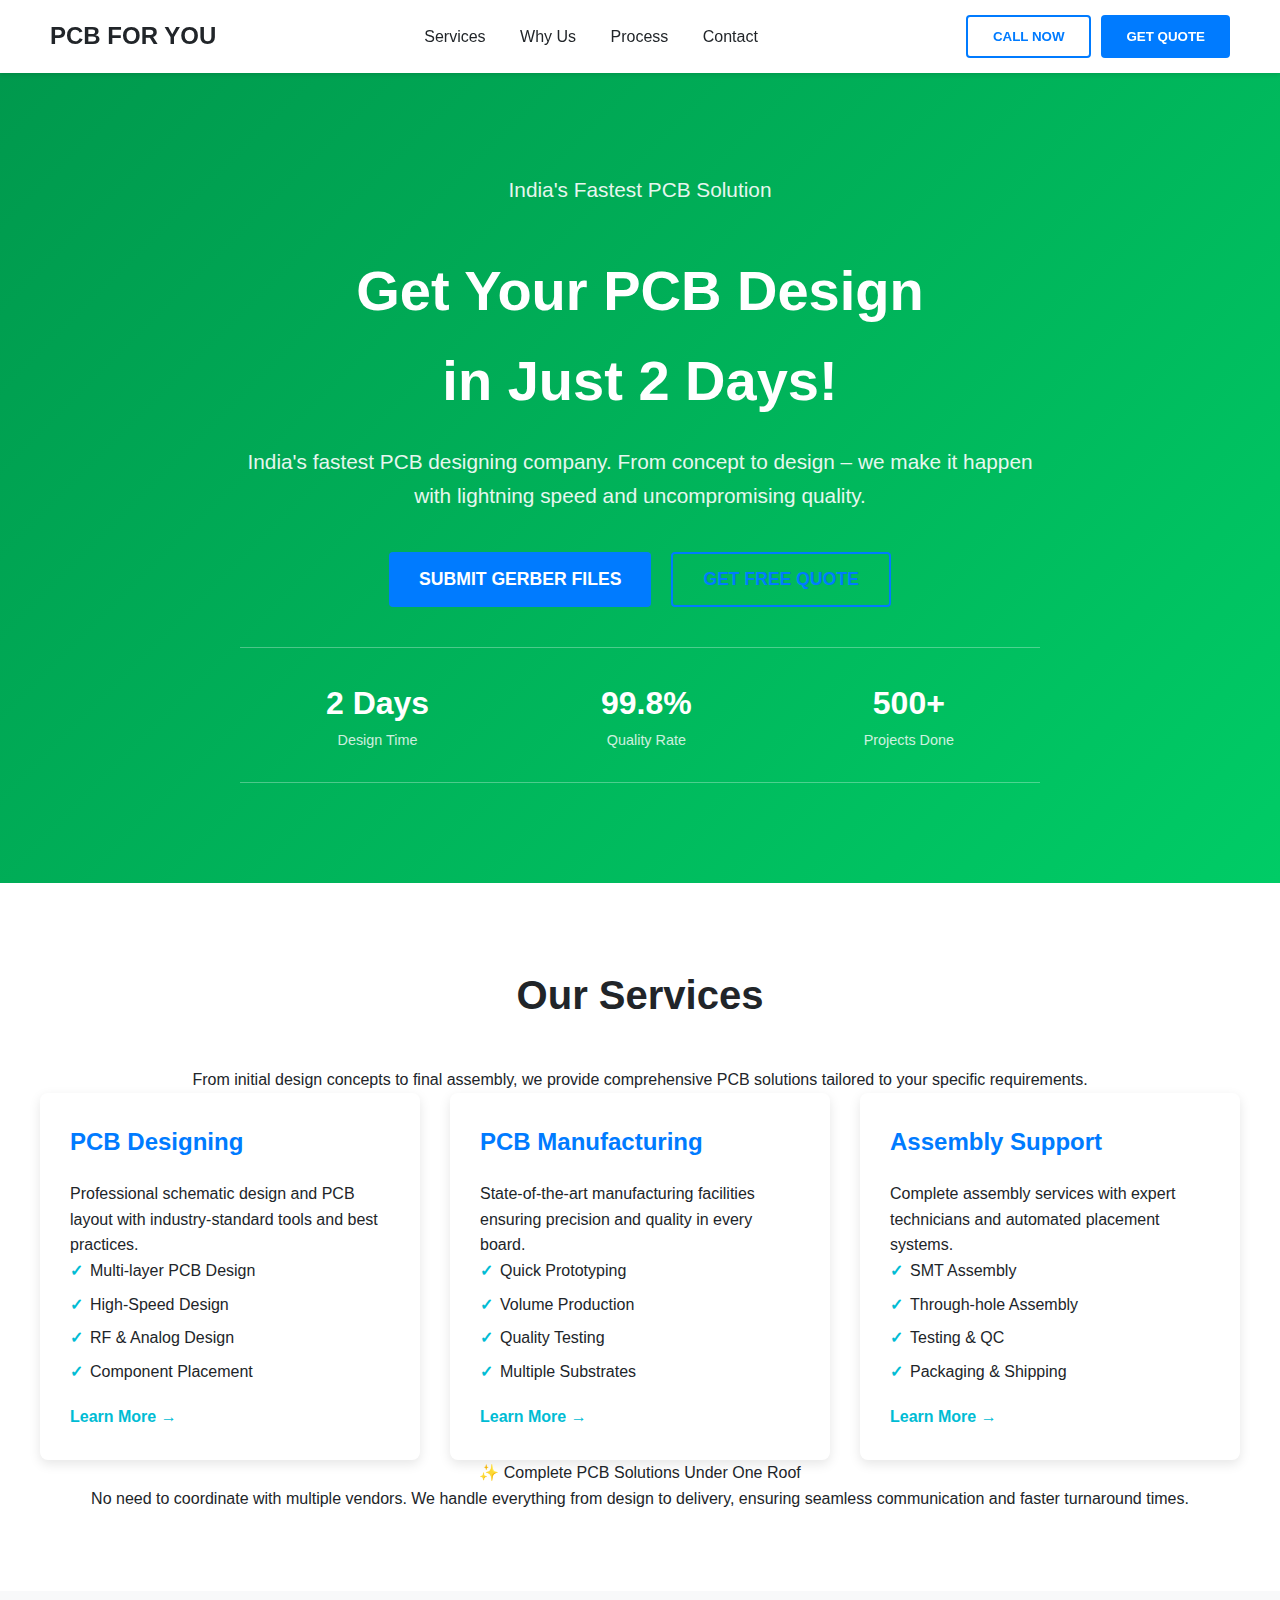
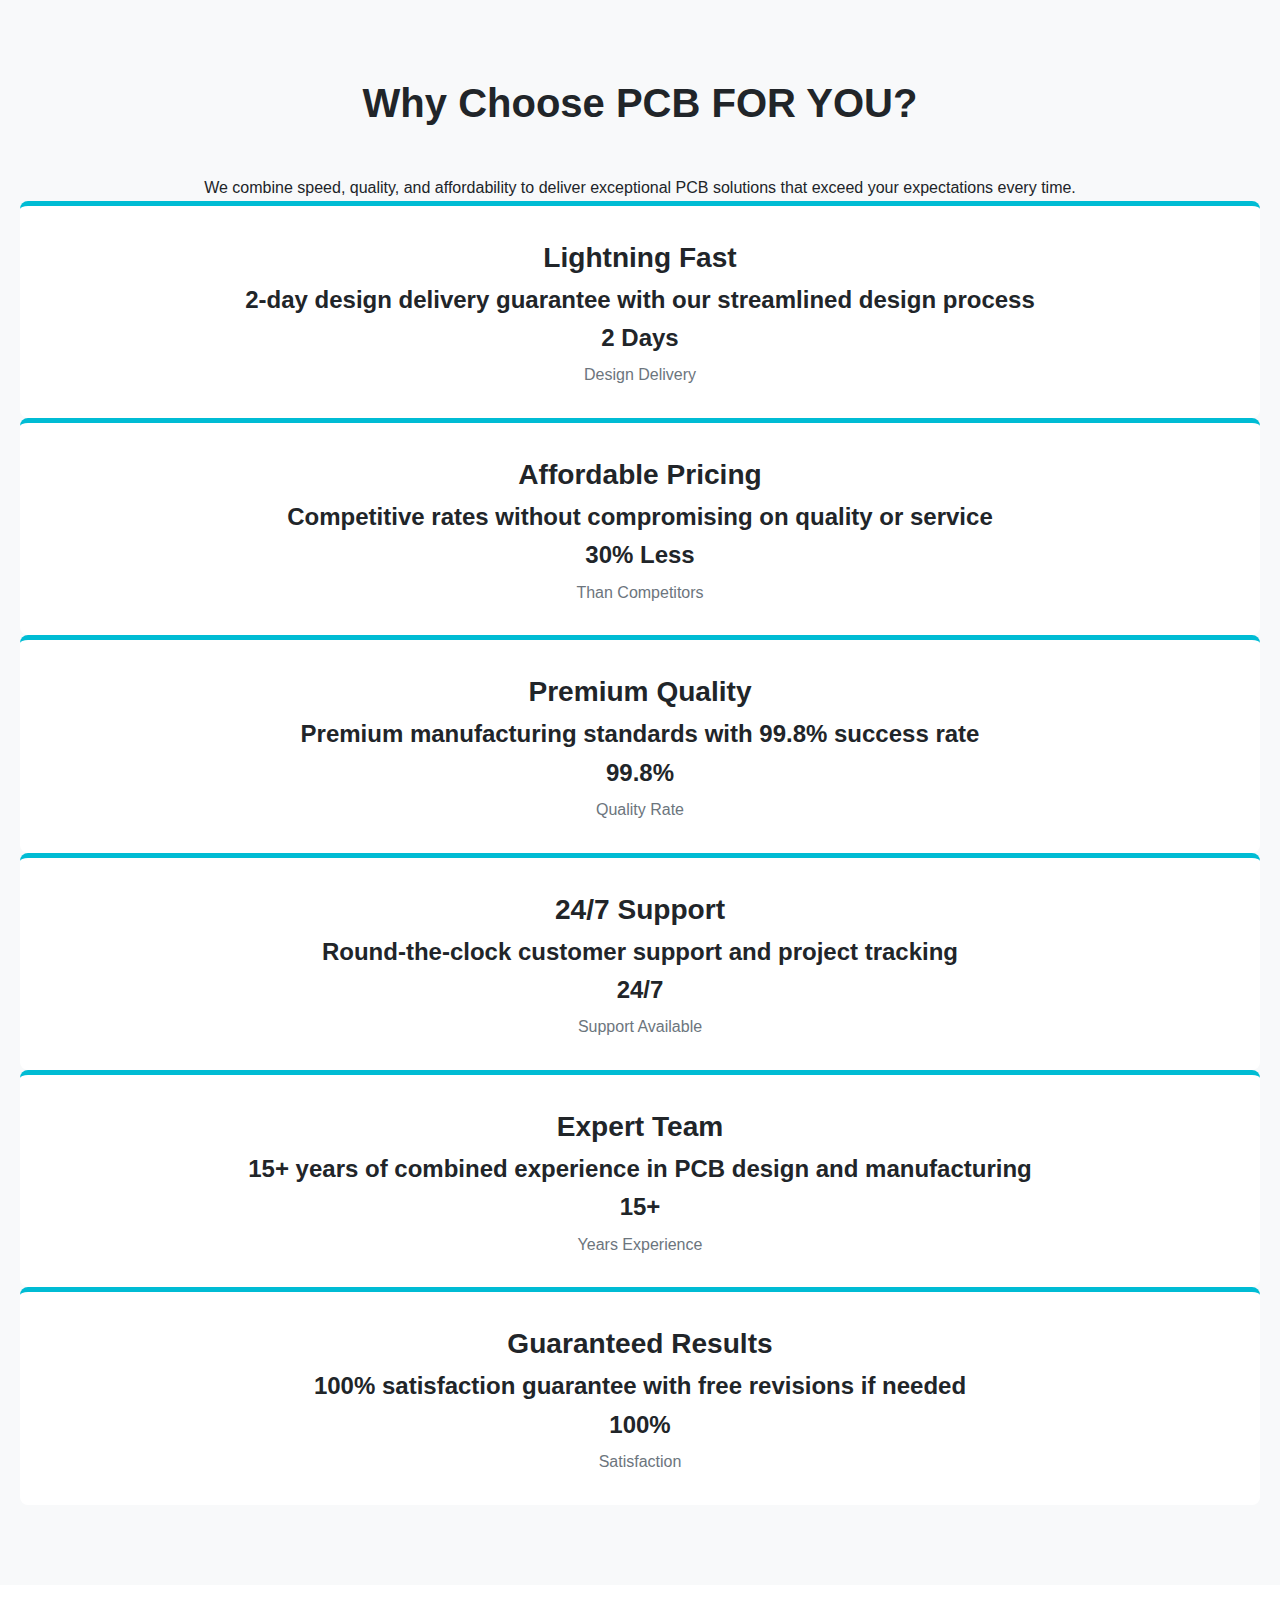
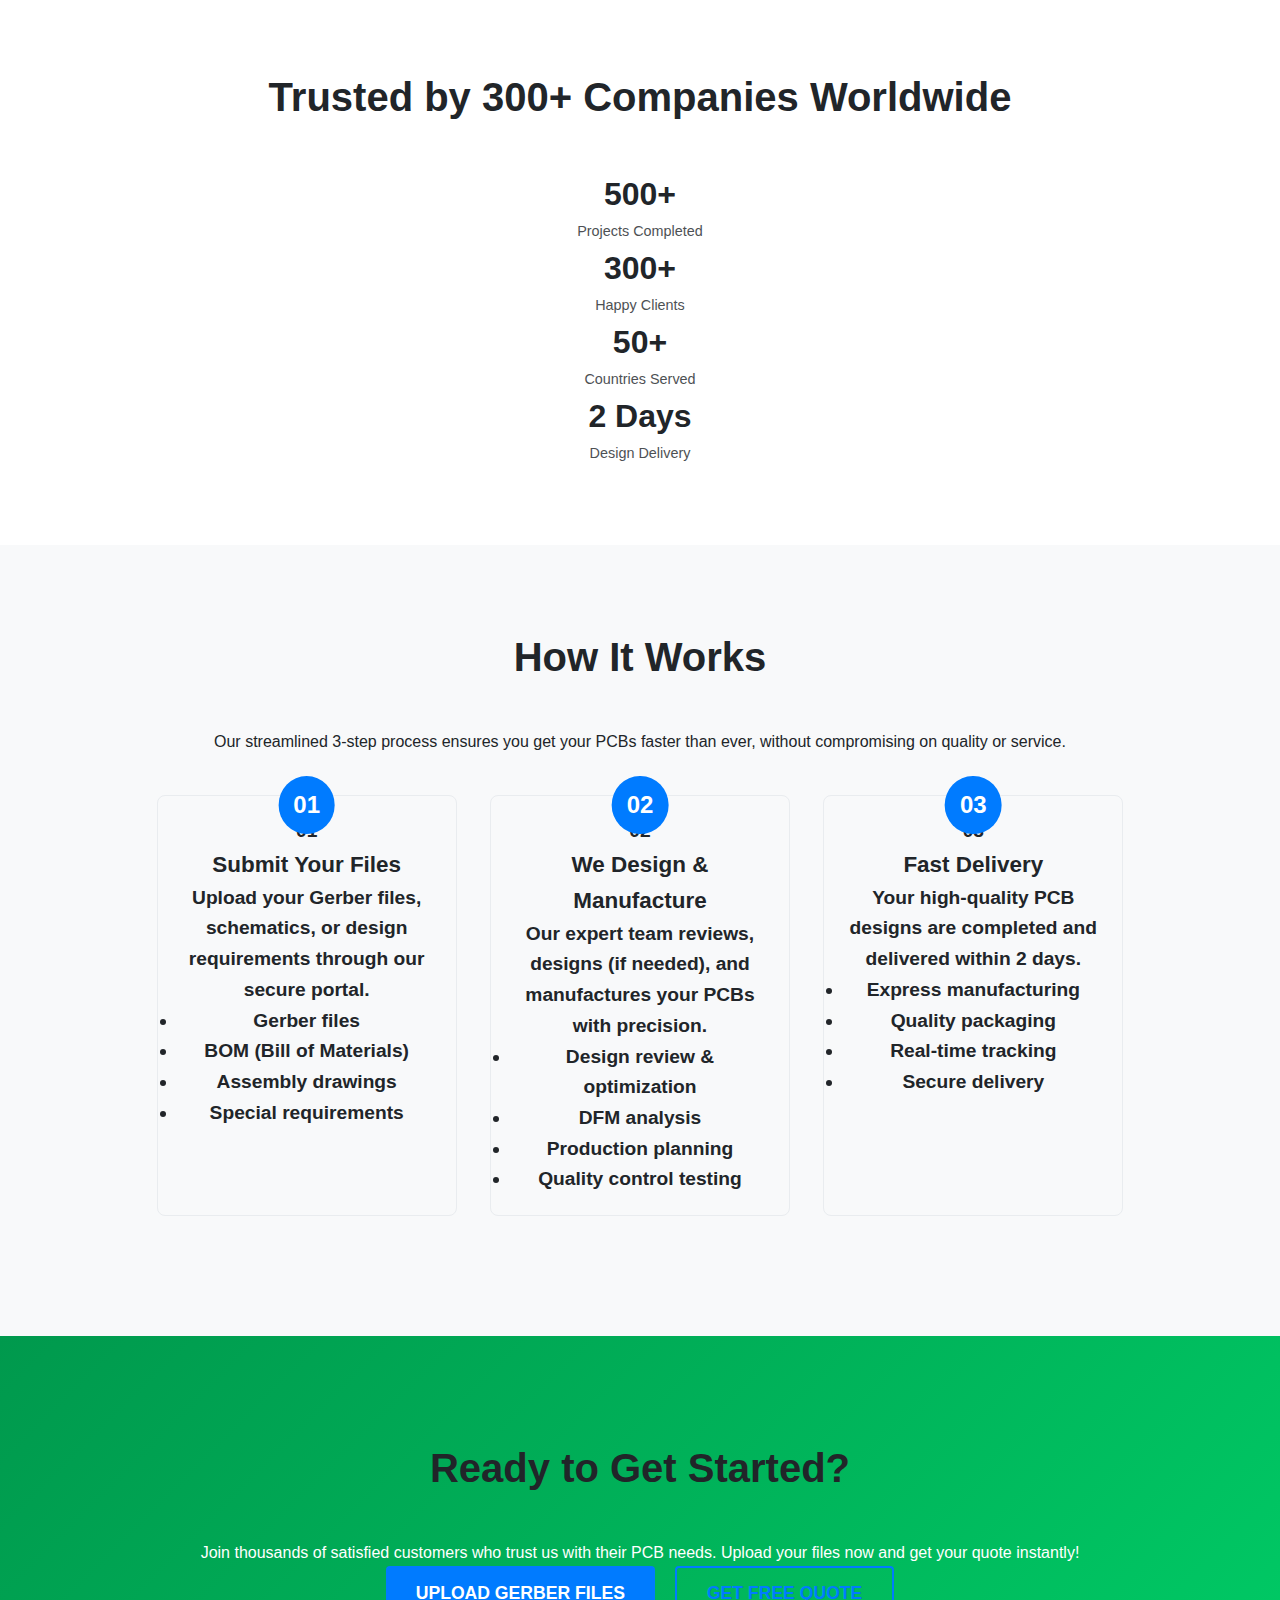
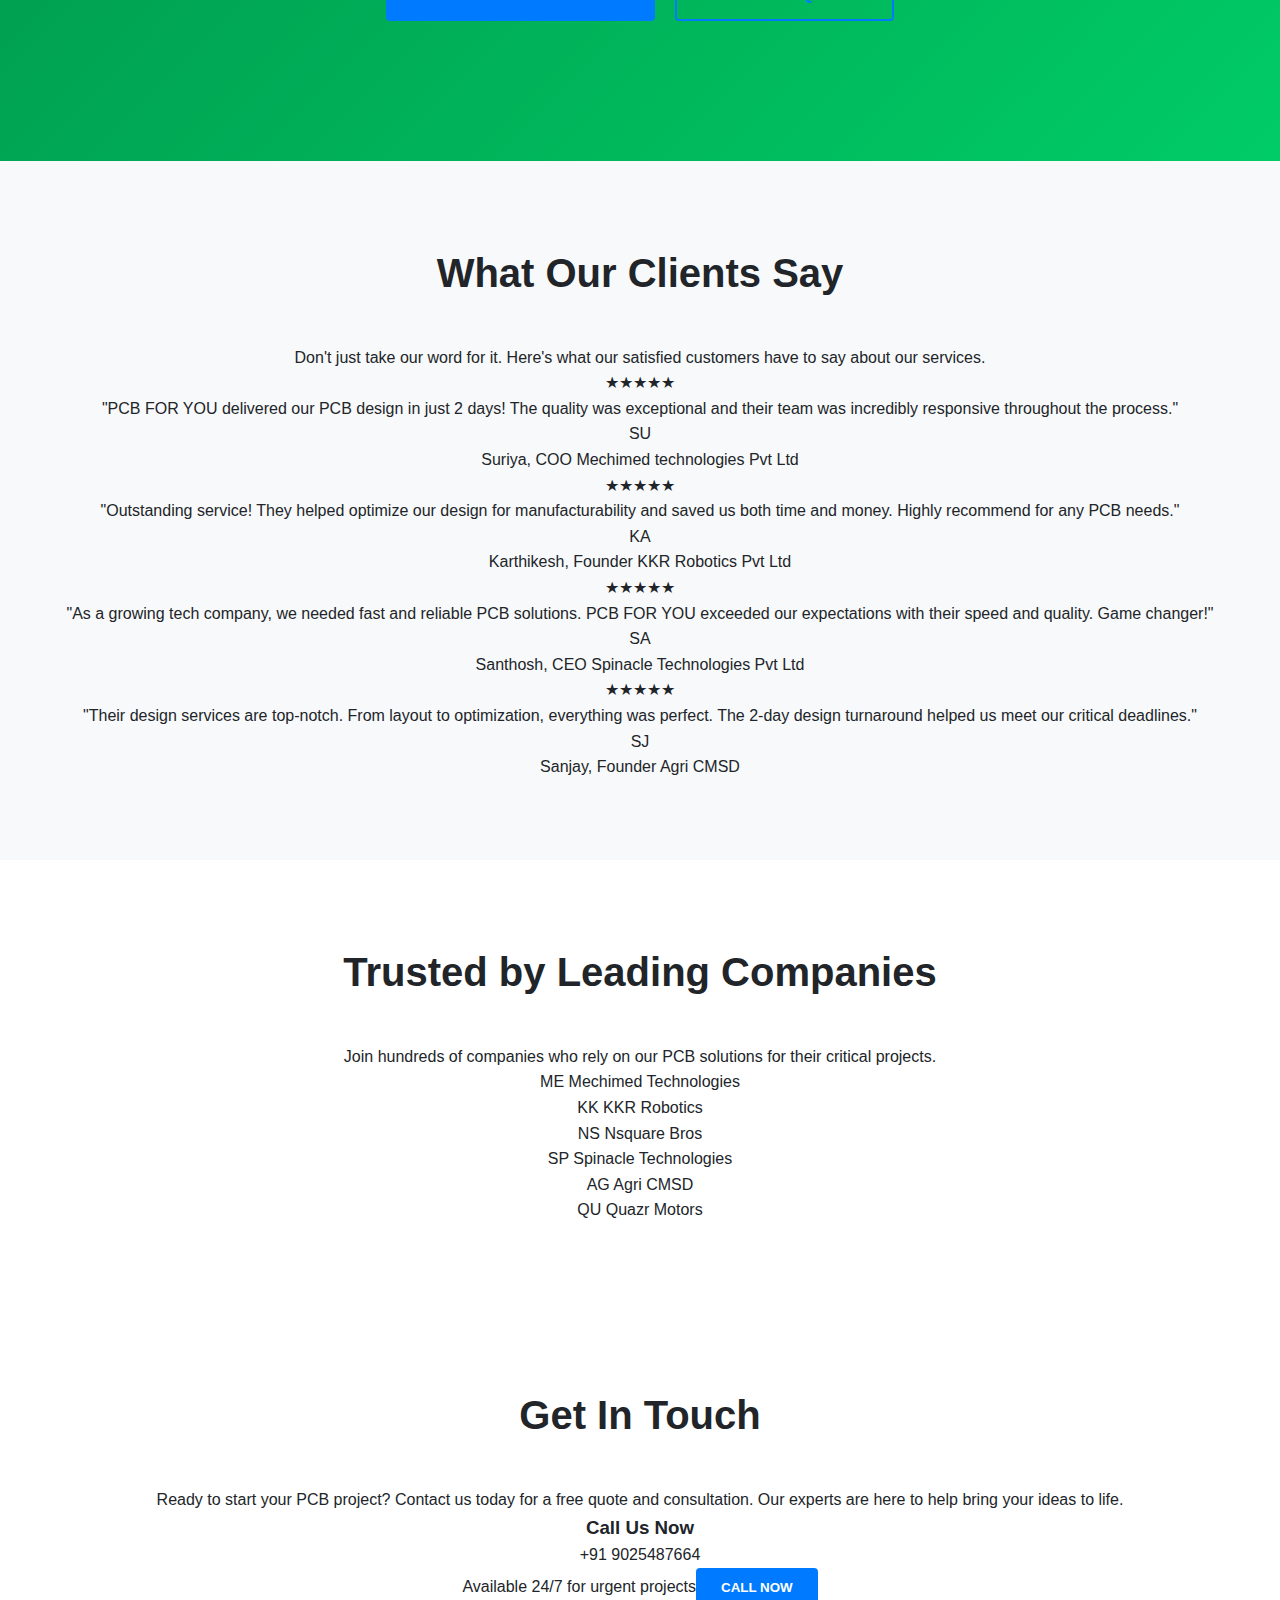
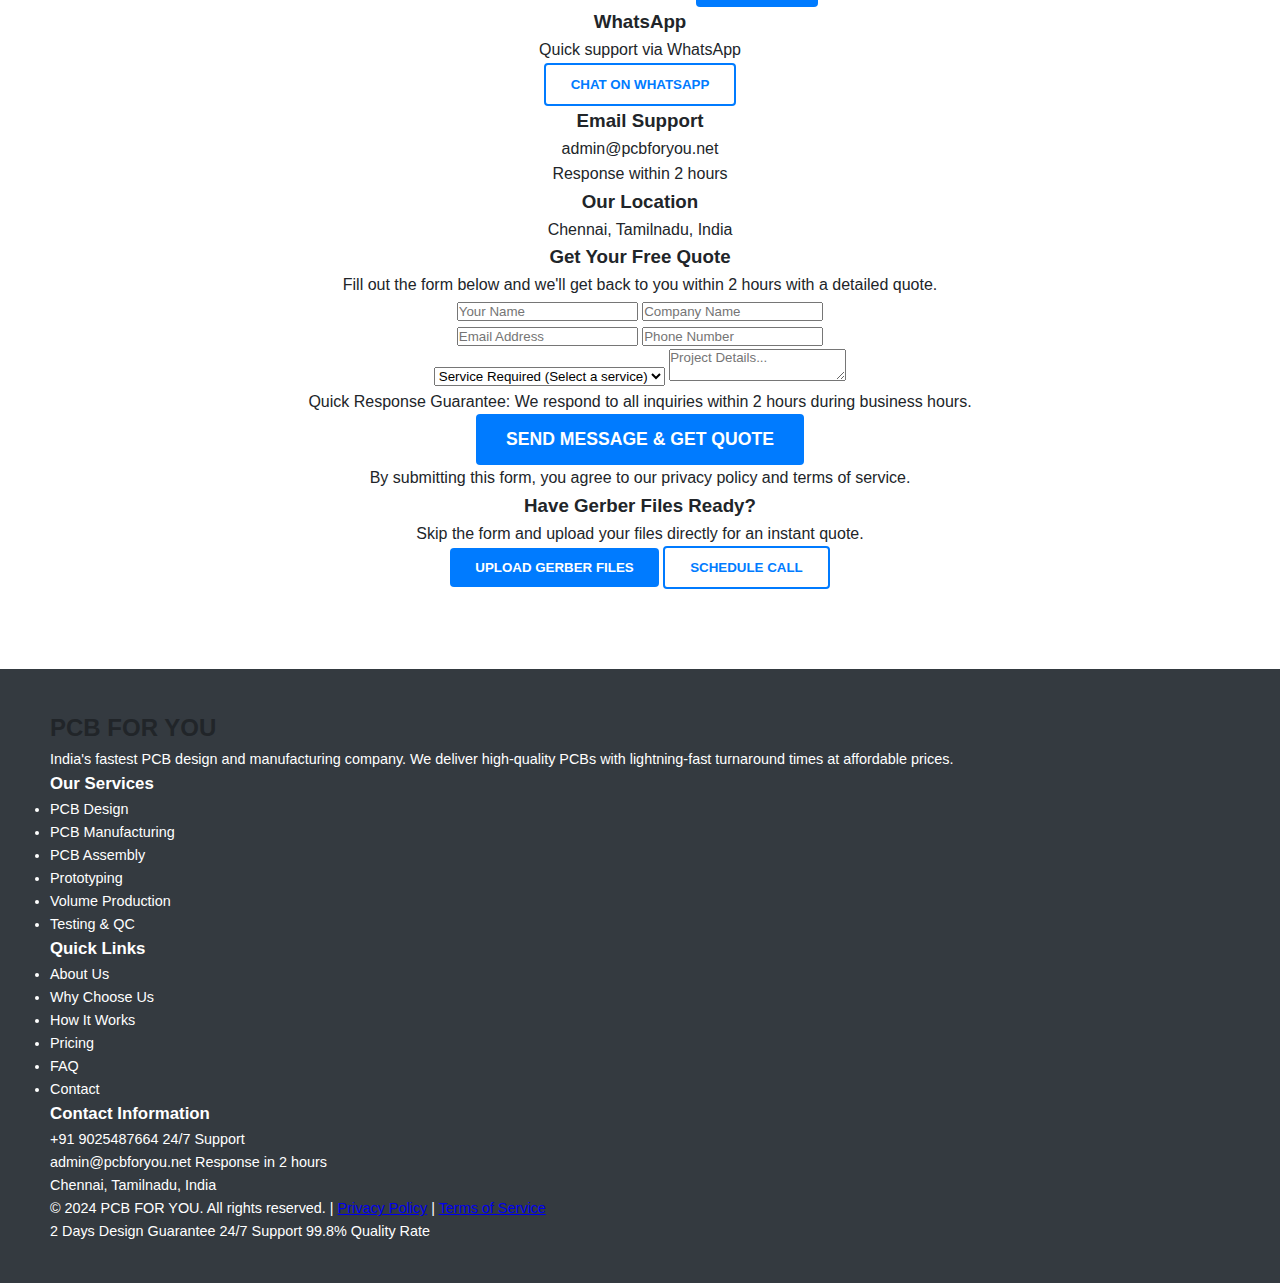
<file: index.html>
<!DOCTYPE html>
<html lang="en">
<head>
    <meta charset="UTF-8">
    <meta name="viewport" content="width=device-width, initial-scale=1.0">
    <title>PCB FOR YOU - India's Fastest PCB Solution</title>
    <link rel="stylesheet" href="service-style.css">
</head>
<body>
    <script src="service-script.js" defer></script> 

    <header class="sticky-nav">
        <div class="logo">PCB FOR YOU</div>
        <nav>
            <a href="#services">Services</a>
            <a href="#whyus">Why Us</a>
            <a href="#process">Process</a>
            <a href="#contact">Contact</a>
        </nav>
        <div class="header-actions">
            <button class="btn secondary">Call Now</button>
            <button class="btn primary">Get Quote</button>
        </div>
    </header>

    <main>
        <section class="hero-section">
            <div class="hero-content">
                <p class="tagline">India's Fastest PCB Solution</p>
                <h1>Get Your PCB Design<br>in Just 2 Days!</h1>
                <p>India's fastest PCB designing company. From concept to design – we make it happen with lightning speed and uncompromising quality.</p>
                <div class="hero-cta">
                    <button class="btn primary large">Submit Gerber Files</button>
                    <button class="btn secondary large">Get Free Quote</button>
                </div>
                <div class="stats-row">
                    <div class="stat">2 Days <span>Design Time</span></div>
                    <div class="stat">99.8% <span>Quality Rate</span></div>
                    <div class="stat">500+ <span>Projects Done</span></div>
                </div>
            </div>
        </section>

        <section id="services" class="section-padding">
            <h2>Our Services</h2>
            <p class="subtitle">From initial design concepts to final assembly, we provide comprehensive PCB solutions tailored to your specific requirements.</p>
            
            <div class="service-cards-container">
                <div class="service-card">
                    <h3>PCB Designing</h3>
                    <p>Professional schematic design and PCB layout with industry-standard tools and best practices.</p>
                    <ul>
                        <li>Multi-layer PCB Design</li>
                        <li>High-Speed Design</li>
                        <li>RF & Analog Design</li>
                        <li>Component Placement</li>
                    </ul>
                    <a href="#" class="learn-more">Learn More →</a>
                </div>
                
                <div class="service-card">
                    <h3>PCB Manufacturing</h3>
                    <p>State-of-the-art manufacturing facilities ensuring precision and quality in every board.</p>
                    <ul>
                        <li>Quick Prototyping</li>
                        <li>Volume Production</li>
                        <li>Quality Testing</li>
                        <li>Multiple Substrates</li>
                    </ul>
                    <a href="#" class="learn-more">Learn More →</a>
                </div>
                
                <div class="service-card">
                    <h3>Assembly Support</h3>
                    <p>Complete assembly services with expert technicians and automated placement systems.</p>
                    <ul>
                        <li>SMT Assembly</li>
                        <li>Through-hole Assembly</li>
                        <li>Testing & QC</li>
                        <li>Packaging & Shipping</li>
                    </ul>
                    <a href="#" class="learn-more">Learn More →</a>
                </div>
            </div>
            
            <div class="one-roof-banner">
                <span class="highlight-text">✨ Complete PCB Solutions Under One Roof</span>
                <p>No need to coordinate with multiple vendors. We handle everything from design to delivery, ensuring seamless communication and faster turnaround times.</p>
            </div>
        </section>

        <section id="whyus" class="section-light">
            <h2>Why Choose PCB FOR YOU?</h2>
            <p class="subtitle">We combine speed, quality, and affordability to deliver exceptional PCB solutions that exceed your expectations every time.</p>
            
            <div class="value-props-grid">
                <div class="prop-card"><h3>Lightning Fast</h3><p>2-day design delivery guarantee with our streamlined design process</p><div class="prop-value">2 Days <span>Design Delivery</span></div></div>
                <div class="prop-card"><h3>Affordable Pricing</h3><p>Competitive rates without compromising on quality or service</p><div class="prop-value">30% Less <span>Than Competitors</span></div></div>
                <div class="prop-card"><h3>Premium Quality</h3><p>Premium manufacturing standards with 99.8% success rate</p><div class="prop-value">99.8% <span>Quality Rate</span></div></div>
                <div class="prop-card"><h3>24/7 Support</h3><p>Round-the-clock customer support and project tracking</p><div class="prop-value">24/7 <span>Support Available</span></div></div>
                <div class="prop-card"><h3>Expert Team</h3><p>15+ years of combined experience in PCB design and manufacturing</p><div class="prop-value">15+ <span>Years Experience</span></div></div>
                <div class="prop-card"><h3>Guaranteed Results</h3><p>100% satisfaction guarantee with free revisions if needed</p><div class="prop-value">100% <span>Satisfaction</span></div></div>
            </div>
        </section>

        <section class="section-padding trust-section">
            <h2>Trusted by 300+ Companies Worldwide</h2>
            <div class="trust-stats-row">
                <div class="stat">500+ <span>Projects Completed</span></div>
                <div class="stat">300+ <span>Happy Clients</span></div>
                <div class="stat">50+ <span>Countries Served</span></div>
                <div class="stat">2 Days <span>Design Delivery</span></div>
            </div>
        </section>

        <section id="process" class="section-light process-section">
            <h2>How It Works</h2>
            <p class="subtitle">Our streamlined 3-step process ensures you get your PCBs faster than ever, without compromising on quality or service.</p>
            
            <div class="process-steps">
                <div class="step" data-step="01">
                    <span class="step-num">01</span>
                    <h3>Submit Your Files</h3>
                    <p>Upload your Gerber files, schematics, or design requirements through our secure portal.</p>
                    <ul>
                        <li>Gerber files</li>
                        <li>BOM (Bill of Materials)</li>
                        <li>Assembly drawings</li>
                        <li>Special requirements</li>
                    </ul>
                </div>
                
                <div class="step" data-step="02">
                    <span class="step-num">02</span>
                    <h3>We Design & Manufacture</h3>
                    <p>Our expert team reviews, designs (if needed), and manufactures your PCBs with precision.</p>
                    <ul>
                        <li>Design review & optimization</li>
                        <li>DFM analysis</li>
                        <li>Production planning</li>
                        <li>Quality control testing</li>
                    </ul>
                </div>
                
                <div class="step" data-step="03">
                    <span class="step-num">03</span>
                    <h3>Fast Delivery</h3>
                    <p>Your high-quality PCB designs are completed and delivered within 2 days.</p>
                    <ul>
                        <li>Express manufacturing</li>
                        <li>Quality packaging</li>
                        <li>Real-time tracking</li>
                        <li>Secure delivery</li>
                    </ul>
                </div>
            </div>
        </section>

        <section class="ready-to-start-cta hero-section">
            <h2>Ready to Get Started?</h2>
            <p>Join thousands of satisfied customers who trust us with their PCB needs. Upload your files now and get your quote instantly!</p>
            <div class="hero-cta">
                <button class="btn primary large">Upload Gerber Files</button>
                <button class="btn secondary large">Get Free Quote</button>
            </div>
        </section>

        <section id="testimonials" class="section-light">
            <h2>What Our Clients Say</h2>
            <p class="subtitle">Don't just take our word for it. Here's what our satisfied customers have to say about our services.</p>
            
            <div class="testimonial-grid">
                <div class="testimonial-card">
                    <div class="stars">★★★★★</div>
                    <p>"PCB FOR YOU delivered our PCB design in just 2 days! The quality was exceptional and their team was incredibly responsive throughout the process."</p>
                    <div class="client-info"><div class="avatar">SU</div><div class="details">Suriya, COO <span>Mechimed technologies Pvt Ltd</span></div></div>
                </div>
                <div class="testimonial-card">
                    <div class="stars">★★★★★</div>
                    <p>"Outstanding service! They helped optimize our design for manufacturability and saved us both time and money. Highly recommend for any PCB needs."</p>
                    <div class="client-info"><div class="avatar">KA</div><div class="details">Karthikesh, Founder <span>KKR Robotics Pvt Ltd</span></div></div>
                </div>
                <div class="testimonial-card">
                    <div class="stars">★★★★★</div>
                    <p>"As a growing tech company, we needed fast and reliable PCB solutions. PCB FOR YOU exceeded our expectations with their speed and quality. Game changer!"</p>
                    <div class="client-info"><div class="avatar">SA</div><div class="details">Santhosh, CEO <span>Spinacle Technologies Pvt Ltd</span></div></div>
                </div>
                <div class="testimonial-card">
                    <div class="stars">★★★★★</div>
                    <p>"Their design services are top-notch. From layout to optimization, everything was perfect. The 2-day design turnaround helped us meet our critical deadlines."</p>
                    <div class="client-info"><div class="avatar">SJ</div><div class="details">Sanjay, Founder <span>Agri CMSD</span></div></div>
                </div>
            </div>
        </section>
        
        <section class="section-padding trusted-by-logos">
            <h2>Trusted by Leading Companies</h2>
            <p class="subtitle">Join hundreds of companies who rely on our PCB solutions for their critical projects.</p>
            <div class="logo-grid">
                <div class="logo-item">ME <span>Mechimed Technologies</span></div>
                <div class="logo-item">KK <span>KKR Robotics</span></div>
                <div class="logo-item">NS <span>Nsquare Bros</span></div>
                <div class="logo-item">SP <span>Spinacle Technologies</span></div>
                <div class="logo-item">AG <span>Agri CMSD</span></div>
                <div class="logo-item">QU <span>Quazr Motors</span></div>
            </div>
        </section>

        <section id="contact" class="section-padding contact-grid">
            <h2>Get In Touch</h2>
            <p class="subtitle">Ready to start your PCB project? Contact us today for a free quote and consultation. Our experts are here to help bring your ideas to life.</p>
            
            <div class="contact-columns">
                <div class="contact-methods">
                    <div class="contact-box"><h3>Call Us Now</h3><p>+91 9025487664</p><span>Available 24/7 for urgent projects</span><button class="btn primary">Call Now</button></div>
                    <div class="contact-box"><h3>WhatsApp</h3><p>Quick support via WhatsApp</p><button class="btn secondary">Chat on WhatsApp</button></div>
                    <div class="contact-box"><h3>Email Support</h3><p>admin@pcbforyou.net</p><span>Response within 2 hours</span></div>
                    <div class="contact-box"><h3>Our Location</h3><p>Chennai, Tamilnadu, India</p></div>
                </div>

                <div class="quote-form-container">
                    <h3>Get Your Free Quote</h3>
                    <p>Fill out the form below and we'll get back to you within 2 hours with a detailed quote.</p>
                    <form id="contact-form">
                        <div class="form-row">
                            <input type="text" placeholder="Your Name" required>
                            <input type="text" placeholder="Company Name">
                        </div>
                        <div class="form-row">
                            <input type="email" placeholder="Email Address" required>
                            <input type="tel" placeholder="Phone Number" required>
                        </div>
                        <select required>
                            <option value="">Service Required (Select a service)</option>
                            <option>PCB Design Only</option>
                            <option>PCB Manufacturing Only</option>
                            <option>PCB Assembly Only</option>
                            <option>Complete PCB Solution</option>
                            <option>Consultation</option>
                        </select>
                        <textarea placeholder="Project Details..."></textarea>
                        
                        <div class="response-guarantee">Quick Response Guarantee: We respond to all inquiries within 2 hours during business hours.</div>
                        <button type="submit" class="btn primary large">Send Message & Get Quote</button>
                        <p class="terms-text">By submitting this form, you agree to our privacy policy and terms of service.</p>
                    </form>
                    
                    <div class="gerber-files-cta">
                        <h3>Have Gerber Files Ready?</h3>
                        <p>Skip the form and upload your files directly for an instant quote.</p>
                        <button class="btn primary">Upload Gerber Files</button>
                        <button class="btn secondary">Schedule Call</button>
                    </div>
                </div>
            </div>
        </section>
    </main>

    <footer>
        <div class="footer-columns">
            <div class="footer-col">
                <div class="logo">PCB FOR YOU</div>
                <p>India's fastest PCB design and manufacturing company. We deliver high-quality PCBs with lightning-fast turnaround times at affordable prices.</p>
            </div>
            
            <div class="footer-col">
                <h3>Our Services</h3>
                <ul><li>PCB Design</li><li>PCB Manufacturing</li><li>PCB Assembly</li><li>Prototyping</li><li>Volume Production</li><li>Testing & QC</li></ul>
            </div>
            
            <div class="footer-col">
                <h3>Quick Links</h3>
                <ul><li>About Us</li><li>Why Choose Us</li><li>How It Works</li><li>Pricing</li><li>FAQ</li><li>Contact</li></ul>
            </div>
            
            <div class="footer-col">
                <h3>Contact Information</h3>
                <p>+91 9025487664 <span>24/7 Support</span></p>
                <p>admin@pcbforyou.net <span>Response in 2 hours</span></p>
                <p>Chennai, Tamilnadu, India</p>
            </div>
        </div>
        
        <div class="footer-bottom">
            <p>© 2024 PCB FOR YOU. All rights reserved. | <a href="#">Privacy Policy</a> | <a href="#">Terms of Service</a></p>
            <div class="guarantees">
                <span>2 Days Design Guarantee</span>
                <span>24/7 Support</span>
                <span>99.8% Quality Rate</span>
            </div>
        </div>
    </footer>
</body>
</html>
</file>
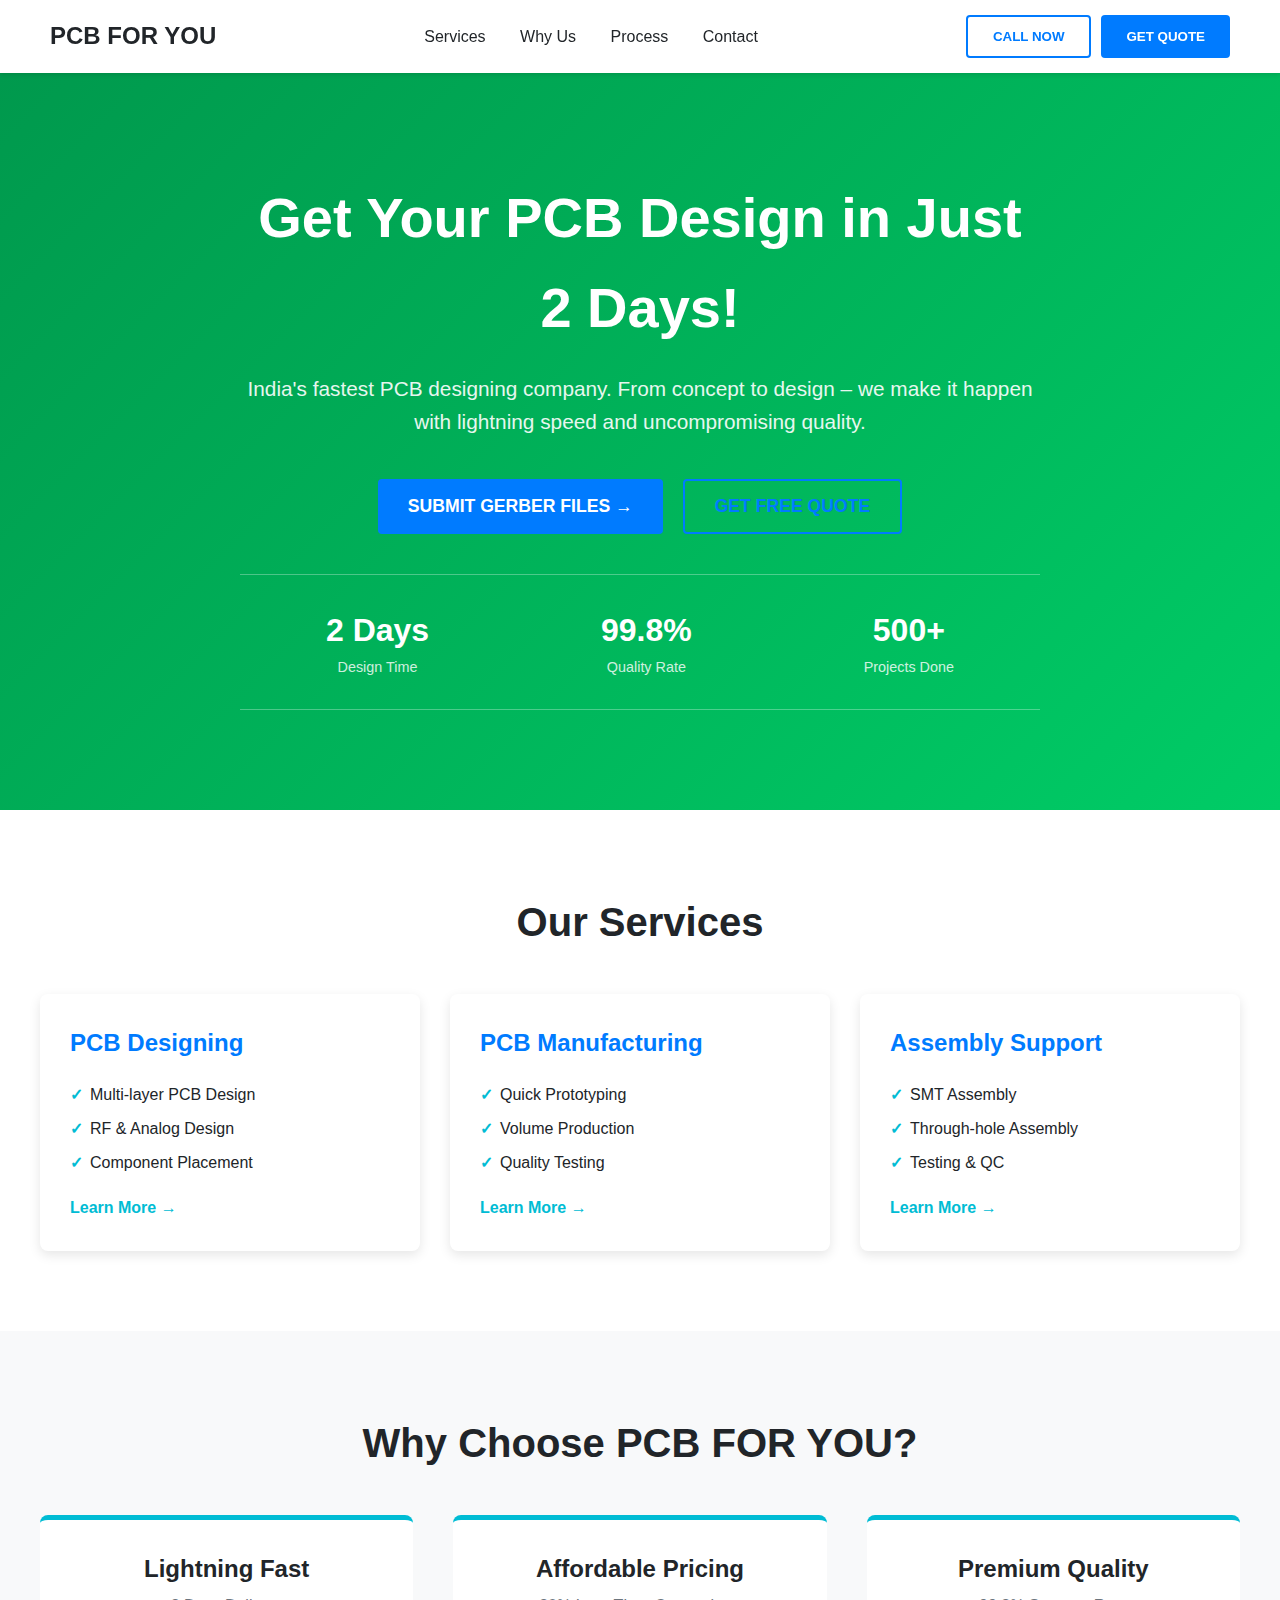
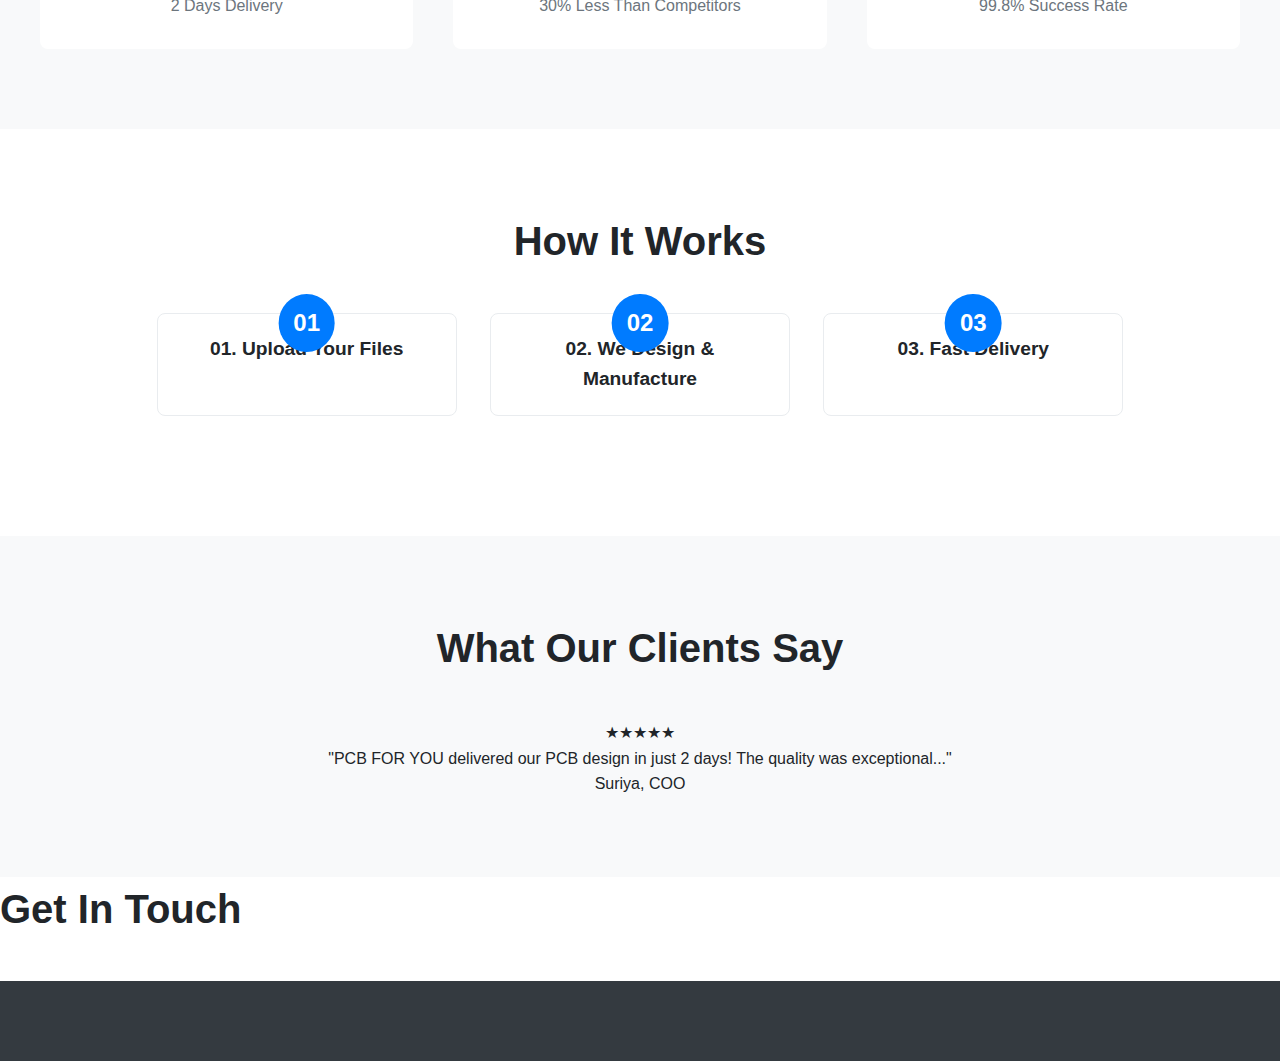
<file: Homepage - index.html>
<!DOCTYPE html>
<html lang="en">
<head>
    <meta charset="UTF-8">
    <meta name="viewport" content="width=device-width, initial-scale=1.0">
    <title>PCB For You - Fast PCB Design and Manufacturing</title>
    <link rel="stylesheet" href="service-style.css">
</head>
<body>
    <header class="sticky-nav">
        <div class="logo">PCB FOR YOU</div>
        <nav>
            <a href="#services">Services</a>
            <a href="#whyus">Why Us</a>
            <a href="#process">Process</a>
            <a href="#contact">Contact</a>
        </nav>
        <div class="header-actions">
            <button class="btn secondary">Call Now</button>
            <button class="btn primary">Get Quote</button>
        </div>
    </header>

    <main>
        <section class="hero-section">
            <div class="hero-content">
                <h1>Get Your PCB Design in Just 2 Days!</h1>
                <p>India's fastest PCB designing company. From concept to design – we make it happen with lightning speed and uncompromising quality.</p>
                <div class="hero-cta">
                    <button class="btn primary large">Submit Gerber Files →</button>
                    <button class="btn secondary large">Get Free Quote</button>
                </div>
                <div class="stats-row">
                    <div class="stat">2 Days <span>Design Time</span></div>
                    <div class="stat">99.8% <span>Quality Rate</span></div>
                    <div class="stat">500+ <span>Projects Done</span></div>
                </div>
            </div>
        </section>

        <section id="services" class="section-padding">
            <h2>Our Services</h2>
            <div class="service-cards-container">
                <div class="service-card">
                    <h3>PCB Designing</h3>
                    <ul>
                        <li>Multi-layer PCB Design</li>
                        <li>RF & Analog Design</li>
                        <li>Component Placement</li>
                    </ul>
                    <a href="#" class="learn-more">Learn More →</a>
                </div>
                <div class="service-card">
                    <h3>PCB Manufacturing</h3>
                    <ul>
                        <li>Quick Prototyping</li>
                        <li>Volume Production</li>
                        <li>Quality Testing</li>
                    </ul>
                    <a href="#" class="learn-more">Learn More →</a>
                </div>
                <div class="service-card">
                    <h3>Assembly Support</h3>
                    <ul>
                        <li>SMT Assembly</li>
                        <li>Through-hole Assembly</li>
                        <li>Testing & QC</li>
                    </ul>
                    <a href="#" class="learn-more">Learn More →</a>
                </div>
            </div>
        </section>

        <section id="whyus" class="section-light">
            <h2>Why Choose PCB FOR YOU?</h2>
            <div class="value-props-container">
                <div class="prop-card">Lightning Fast <span>2 Days Delivery</span></div>
                <div class="prop-card">Affordable Pricing <span>30% Less Than Competitors</span></div>
                <div class="prop-card">Premium Quality <span>99.8% Success Rate</span></div>
            </div>
            </section>

        <section id="process" class="section-padding">
            <h2>How It Works</h2>
            <div class="process-steps">
                <div class="step">01. Upload Your Files</div>
                <div class="step">02. We Design & Manufacture</div>
                <div class="step">03. Fast Delivery</div>
            </div>
        </section>

        <section id="testimonials" class="section-light">
            <h2>What Our Clients Say</h2>
            <div class="testimonial-container">
                <div class="testimonial-card">
                    <div class="stars">★★★★★</div>
                    <p>"PCB FOR YOU delivered our PCB design in just 2 days! The quality was exceptional..."</p>
                    <div class="client-name">Suriya, COO</div>
                </div>
            </div>
        </section>

        <section id="contact" class="contact-section">
            <h2>Get In Touch</h2>
            </section>
    </main>

    <footer>
        </footer>
</body>
</html>
</file>
<file: service-style.css>
/* --- 1. Global Reset and Variables --- */
:root {
    --primary-color: #007bff; /* Blue/Green primary action color */
    --secondary-color: #00bcd4; /* A lighter blue/cyan for highlights */
    --gradient-start: #00994d; /* Darker Green for Hero/Footer */
    --gradient-end: #00cc66;   /* Lighter Green for Hero/Footer */
    --dark-text: #212529;
    --light-text: #ffffff;
    --border-color: #e9ecef;
    --section-bg-light: #f8f9fa;
}

* {
    box-sizing: border-box;
    margin: 0;
    padding: 0;
    font-family: Arial, sans-serif; /* Use a clean, readable font */
}

body {
    line-height: 1.6;
    color: var(--dark-text);
}

.section-padding {
    padding: 80px 20px;
    text-align: center;
}

.section-light {
    padding: 80px 20px;
    background-color: var(--section-bg-light);
    text-align: center;
}

h2 {
    font-size: 2.5rem;
    color: var(--dark-text);
    margin-bottom: 40px;
}

/* --- Utility Buttons --- */
.btn {
    padding: 12px 25px;
    border: none;
    border-radius: 4px;
    font-weight: bold;
    cursor: pointer;
    transition: background-color 0.3s, transform 0.2s;
    text-transform: uppercase;
}

.btn.primary {
    background-color: var(--primary-color);
    color: var(--light-text);
}

.btn.primary:hover {
    background-color: #0056b3;
    transform: translateY(-1px);
}

.btn.secondary {
    background-color: transparent;
    border: 2px solid var(--primary-color);
    color: var(--primary-color);
}

.btn.secondary:hover {
    background-color: rgba(0, 123, 255, 0.1);
}

.btn.large {
    padding: 15px 30px;
    font-size: 1.1rem;
}

/* --- 2. HEADER / NAVIGATION --- */
.sticky-nav {
    position: sticky;
    top: 0;
    z-index: 1000;
    display: flex;
    justify-content: space-between;
    align-items: center;
    padding: 15px 50px;
    background-color: var(--light-text);
    box-shadow: 0 2px 4px rgba(0, 0, 0, 0.1);
}

.logo {
    font-size: 1.5rem;
    font-weight: 900;
    color: var(--dark-text);
}

nav a {
    text-decoration: none;
    color: var(--dark-text);
    margin: 0 15px;
    font-weight: 500;
    transition: color 0.2s;
}

nav a:hover {
    color: var(--primary-color);
}

.header-actions {
    display: flex;
    gap: 10px;
}

/* --- 3. HERO SECTION --- */
.hero-section {
    background: linear-gradient(135deg, var(--gradient-start) 0%, var(--gradient-end) 100%);
    color: var(--light-text);
    padding: 100px 20px;
    text-align: center;
}

.hero-content {
    max-width: 800px;
    margin: 0 auto;
}

.hero-content h1 {
    font-size: 3.5rem;
    margin-bottom: 20px;
    font-weight: 900;
}

.hero-content p {
    font-size: 1.3rem;
    margin-bottom: 40px;
    opacity: 0.9;
}

.hero-cta {
    display: flex;
    justify-content: center;
    gap: 20px;
    margin-bottom: 40px;
}

.stats-row {
    display: flex;
    justify-content: space-around;
    padding: 30px 0;
    border-top: 1px solid rgba(255, 255, 255, 0.3);
    border-bottom: 1px solid rgba(255, 255, 255, 0.3);
}

.stat {
    font-size: 2rem;
    font-weight: bold;
    display: flex;
    flex-direction: column;
}

.stat span {
    font-size: 0.9rem;
    font-weight: normal;
    opacity: 0.8;
}

/* --- 4. SERVICES SECTION --- */
.service-cards-container {
    display: flex;
    justify-content: center;
    gap: 30px;
    max-width: 1200px;
    margin: 0 auto;
}

.service-card {
    flex: 1;
    text-align: left;
    padding: 30px;
    border-radius: 8px;
    box-shadow: 0 4px 12px rgba(0, 0, 0, 0.1);
    background-color: var(--light-text);
    transition: transform 0.3s;
}

.service-card:hover {
    transform: translateY(-5px);
    box-shadow: 0 8px 20px rgba(0, 0, 0, 0.15);
}

.service-card h3 {
    color: var(--primary-color);
    margin-bottom: 20px;
    font-size: 1.5rem;
}

.service-card ul {
    list-style: none;
    padding-left: 0;
    margin-bottom: 20px;
}

.service-card li {
    margin-bottom: 8px;
    padding-left: 20px;
    position: relative;
    font-size: 1rem;
}

.service-card li::before {
    content: "✓"; /* Checkmark icon */
    color: var(--secondary-color);
    font-weight: bold;
    position: absolute;
    left: 0;
}

.learn-more {
    color: var(--secondary-color);
    text-decoration: none;
    font-weight: bold;
}

/* --- 5. WHY CHOOSE US SECTION (Value Propositions) --- */
.value-props-container {
    display: flex;
    justify-content: center;
    gap: 40px;
    margin: 40px auto 0;
    max-width: 1200px;
}

.prop-card {
    flex: 1;
    padding: 30px;
    background-color: var(--light-text);
    border-radius: 8px;
    border-top: 5px solid var(--secondary-color);
    font-size: 1.5rem;
    font-weight: bold;
}

.prop-card span {
    display: block;
    font-size: 1rem;
    font-weight: normal;
    color: #6c757d;
    margin-top: 5px;
}

/* --- 6. HOW IT WORKS / PROCESS --- */
.process-steps {
    display: flex;
    justify-content: space-around;
    max-width: 1000px;
    margin: 40px auto;
}

.step {
    width: 30%;
    position: relative;
    padding: 20px;
    font-size: 1.2rem;
    font-weight: bold;
    border: 1px solid var(--border-color);
    border-radius: 8px;
}

.step::before {
    content: attr(data-step);
    position: absolute;
    top: -20px;
    left: 50%;
    transform: translateX(-50%);
    background-color: var(--primary-color);
    color: var(--light-text);
    border-radius: 50%;
    padding: 10px 15px;
    font-size: 1.5rem;
}

/* Quick fix to apply step number (this assumes you add data-step="01" to HTML) */
.process-steps .step:nth-child(1)::before { content: "01"; }
.process-steps .step:nth-child(2)::before { content: "02"; }
.process-steps .step:nth-child(3)::before { content: "03"; }

/* --- 7. FOOTER --- */
footer {
    background-color: #343a40; /* Darker footer background */
    color: var(--light-text);
    padding: 40px 50px;
    text-align: left;
    font-size: 0.9rem;
}
</file>
